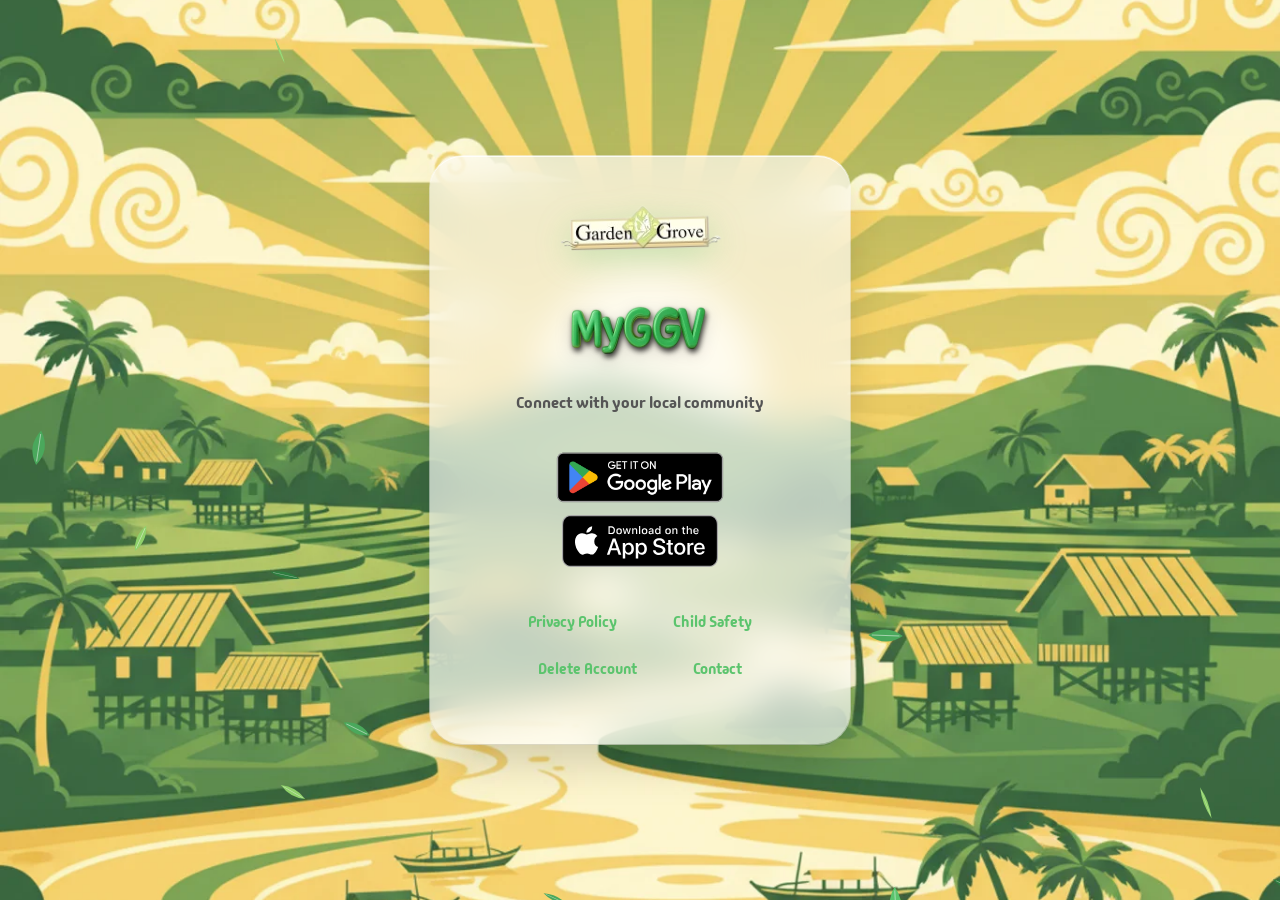
<file: index.html>
<!doctype html>
<html lang="en">
  <head>
    <meta charset="UTF-8" />
    <meta name="viewport" content="width=device-width, initial-scale=1.0" />
    <title>MyGGV - Your Local Community App</title>
    <meta
      name="description"
      content="MyGGV connects you with your local Garden Grove Village community. Download the app to stay informed about local events, news, and connect with neighbors."
    />
    <meta name="theme-color" content="#5bc46d" />
    <meta name="author" content="MyGGV" />
    <meta name="robots" content="index, follow" />
    <link rel="canonical" href="https://myggv.com/" />

    <!-- Favicon et icônes -->
    <link
      rel="icon"
      type="image/png"
      sizes="32x32"
      href="icons/icon-32x32.png"
    />
    <link
      rel="icon"
      type="image/png"
      sizes="16x16"
      href="icons/icon-16x16.png"
    />
    <link rel="apple-touch-icon" href="icons/icon-180x180.png" />

    <!-- PWA Manifest -->
    <link rel="manifest" href="manifest.json" />
    <meta name="mobile-web-app-capable" content="yes" />
    <meta name="apple-mobile-web-app-capable" content="yes" />
    <meta name="apple-mobile-web-app-status-bar-style" content="default" />
    <meta name="apple-mobile-web-app-title" content="MyGGV" />

    <!-- Open Graph / Facebook -->
    <meta property="og:type" content="website" />
    <meta property="og:url" content="https://myggv.com/" />
    <meta property="og:title" content="MyGGV - Your Local Community App" />
    <meta
      property="og:description"
      content="Connect with your local Garden Grove Village community. Stay informed about local events, news, and connect with neighbors."
    />
    <meta
      property="og:image"
      content="https://myggv.com/icons/icon-512x512.png"
    />
    <meta property="og:image:width" content="512" />
    <meta property="og:image:height" content="512" />
    <meta property="og:site_name" content="MyGGV" />
    <meta property="og:locale" content="en_US" />

    <!-- Twitter Card -->
    <meta name="twitter:card" content="summary_large_image" />
    <meta name="twitter:url" content="https://myggv.com/" />
    <meta name="twitter:title" content="MyGGV - Your Local Community App" />
    <meta
      name="twitter:description"
      content="Connect with your local Garden Grove Village community. Stay informed about local events, news, and connect with neighbors."
    />
    <meta
      name="twitter:image"
      content="https://myggv.com/icons/icon-512x512.png"
    />

    <!-- Preload des images responsives pour de meilleures performances (LCP optimization) -->
    <link
      rel="preload"
      as="image"
      href="images/background-mobile-sm.webp"
      media="(max-width: 480px)"
      fetchpriority="high"
    />
    <link
      rel="preload"
      as="image"
      href="images/background-mobile-lg.webp"
      media="(min-width: 481px) and (max-width: 767px)"
      fetchpriority="high"
    />
    <link
      rel="preload"
      as="image"
      href="images/background-tablet.webp"
      media="(min-width: 768px) and (max-width: 1023px)"
      fetchpriority="high"
    />
    <link
      rel="preload"
      as="image"
      href="images/background-tablet-landscape.webp"
      media="(min-width: 1024px) and (max-width: 1365px)"
      fetchpriority="high"
    />
    <link
      rel="preload"
      as="image"
      href="images/background-laptop.webp"
      media="(min-width: 1366px) and (max-width: 1919px)"
      fetchpriority="high"
    />
    <link
      rel="preload"
      as="image"
      href="images/background-desktop.webp"
      media="(min-width: 1920px)"
      fetchpriority="high"
    />

    <link rel="preconnect" href="https://fonts.googleapis.com" />
    <link rel="preconnect" href="https://fonts.gstatic.com" crossorigin />
    <link
      href="https://fonts.googleapis.com/css2?family=Madimi+One&display=swap"
      rel="stylesheet"
    />

    <link rel="stylesheet" href="styles.css" />
    <script>
      matchMedia("(prefers-reduced-motion: reduce)").matches ||
        document.documentElement.classList.add("motion");
    </script>
  </head>
  <body class="page-center">
    <main class="glass solo" data-reveal="intro">
      <div class="logo" data-float>
        <img
          src="logo.webp"
          alt="Garden Grove Village Logo"
          width="163"
          height="46"
        />
      </div>
      <div class="title" data-reveal="intro">
        <img
          src="title.webp"
          alt="MyGGV"
          width="270"
          height="90"
          fetchpriority="high"
        />
      </div>
      <p class="tagline" data-reveal="intro">Connect with your local community</p>

      <div class="store-buttons" data-reveal="intro">
        <a
          href="https://play.google.com/store/apps/details?id=com.myggv.app"
          class="store-badge"
          aria-label="Get it on Google Play"
          target="_blank"
          rel="noopener noreferrer"
        >
          <img
            src="images/badge-playstore.png"
            alt="Get it on Google Play"
            height="52"
          />
        </a>
        <a
          href="https://apps.apple.com/app/myggv/id6757699416"
          class="store-badge"
          aria-label="Download on the App Store"
          target="_blank"
          rel="noopener noreferrer"
        >
          <img
            src="images/badge-appstore.svg"
            alt="Download on the App Store"
            height="52"
          />
        </a>
      </div>

      <nav class="links" aria-label="Footer navigation" data-reveal="intro">
        <a href="privacy-policy.html">Privacy Policy</a>
        <a href="child-safety.html">Child Safety</a>
        <a href="delete-account.html">Delete Account</a>
        <a href="mailto:support@myggv.com">Contact</a>
      </nav>
    </main>
    <script src="vendor/motion.js" defer></script>
    <script src="animations.js" defer></script>
    <script src="leaves.js" defer></script>
  </body>
</html>
</file>
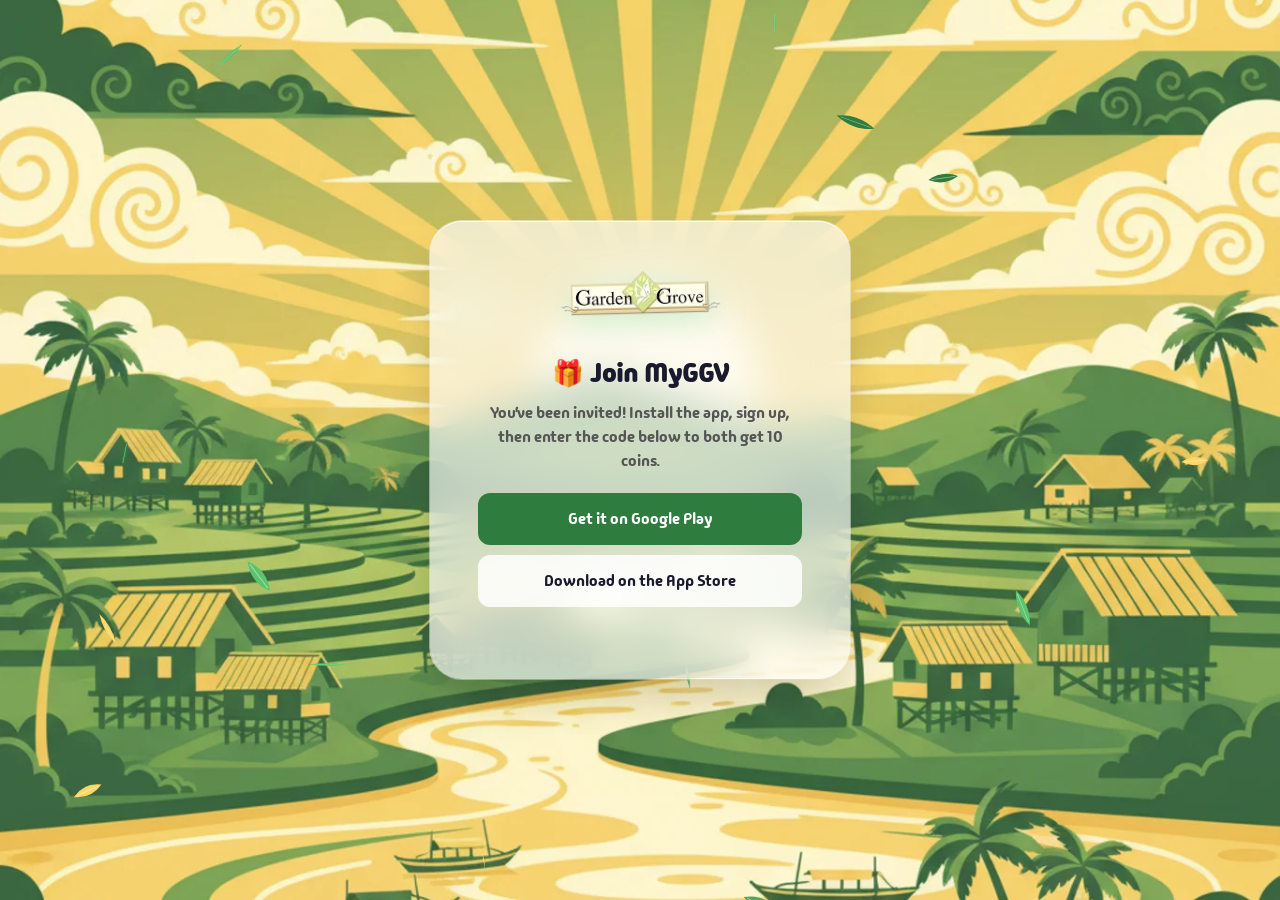
<file: i/index.html>
<!doctype html>
<html lang="en">
  <head>
    <meta charset="utf-8" />
    <meta name="viewport" content="width=device-width, initial-scale=1, viewport-fit=cover" />
    <meta name="robots" content="noindex" />
    <title>Join MyGGV</title>
    <meta name="theme-color" content="#5bc46d" />
    <link rel="icon" type="image/png" sizes="32x32" href="../icons/icon-32x32.png" />
    <link rel="apple-touch-icon" href="../icons/icon-180x180.png" />
    <link rel="preconnect" href="https://fonts.googleapis.com" />
    <link rel="preconnect" href="https://fonts.gstatic.com" crossorigin />
    <link
      href="https://fonts.googleapis.com/css2?family=Madimi+One&display=swap"
      rel="stylesheet"
    />
    <link rel="stylesheet" href="../styles.css" />
    <script>
      matchMedia("(prefers-reduced-motion: reduce)").matches ||
        document.documentElement.classList.add("motion");
    </script>
  </head>
  <body class="page-center">
    <main class="glass solo referral" data-reveal="intro">
      <div class="logo" data-float>
        <img src="../logo.webp" alt="Garden Grove Village Logo" width="163" height="46" />
      </div>
      <h1 data-reveal="intro">🎁 Join MyGGV</h1>
      <p data-reveal="intro">You've been invited! Install the app, sign up, then enter the code below to both get 10 coins.</p>

      <div id="codeBlock" class="hidden">
        <div class="code-label">Your referral code</div>
        <div class="code-row">
          <div class="code" id="code">--------</div>
          <button class="copy" id="copyBtn" type="button" data-press>Copy</button>
        </div>
      </div>

      <a class="btn" id="play" href="#" data-press data-reveal="intro">Get it on Google Play</a>
      <a class="btn" id="appstore" href="#" data-press data-reveal="intro">Download on the App Store</a>

      <div class="hint" id="hint"></div>
    </main>
    <script src="../vendor/motion.js" defer></script>
    <script src="../animations.js" defer></script>
    <script src="../leaves.js" defer></script>

    <script>
      (function () {
        var PLAY = 'https://play.google.com/store/apps/details?id=com.myggv.app';
        var APPSTORE = 'https://apps.apple.com/app/myggv/id6757699416';

        var params = new URLSearchParams(location.search);
        var ref = (params.get('ref') || '').trim().toUpperCase().replace(/[^0-9A-Z]/g, '');

        var ua = navigator.userAgent || '';
        var isAndroid = /Android/i.test(ua);
        var isIOS = /iPhone|iPad|iPod/i.test(ua) || (/(Mac)/i.test(ua) && 'ontouchend' in document);

        // Android : on transporte le code via le paramètre `referrer` du Play Store
        // (lu plus tard par l'app via l'Install Referrer API — sans effet si non implémenté).
        var playUrl = ref ? PLAY + '&referrer=' + encodeURIComponent('ref=' + ref) : PLAY;
        document.getElementById('play').href = playUrl;
        document.getElementById('appstore').href = APPSTORE;

        // Code + copie
        if (ref) {
          document.getElementById('code').textContent = ref;
          document.getElementById('codeBlock').classList.remove('hidden');
          document.getElementById('copyBtn').addEventListener('click', function () {
            navigator.clipboard && navigator.clipboard.writeText(ref);
            this.textContent = 'Copied';
          });
        }

        // N'affiche que le store pertinent ; sur desktop, les deux.
        var play = document.getElementById('play');
        var appstore = document.getElementById('appstore');
        var hint = document.getElementById('hint');
        if (isAndroid && !isIOS) {
          appstore.classList.add('hidden');
          hint.textContent = ref ? 'After signing up, enter your code on the Share page.' : '';
        } else if (isIOS) {
          play.classList.add('hidden');
          hint.textContent = ref ? 'Copy your code, then enter it on the Share page after signing up.' : '';
        } else {
          appstore.classList.add('btn-secondary');
        }
      })();
    </script>
  </body>
</html>
</file>
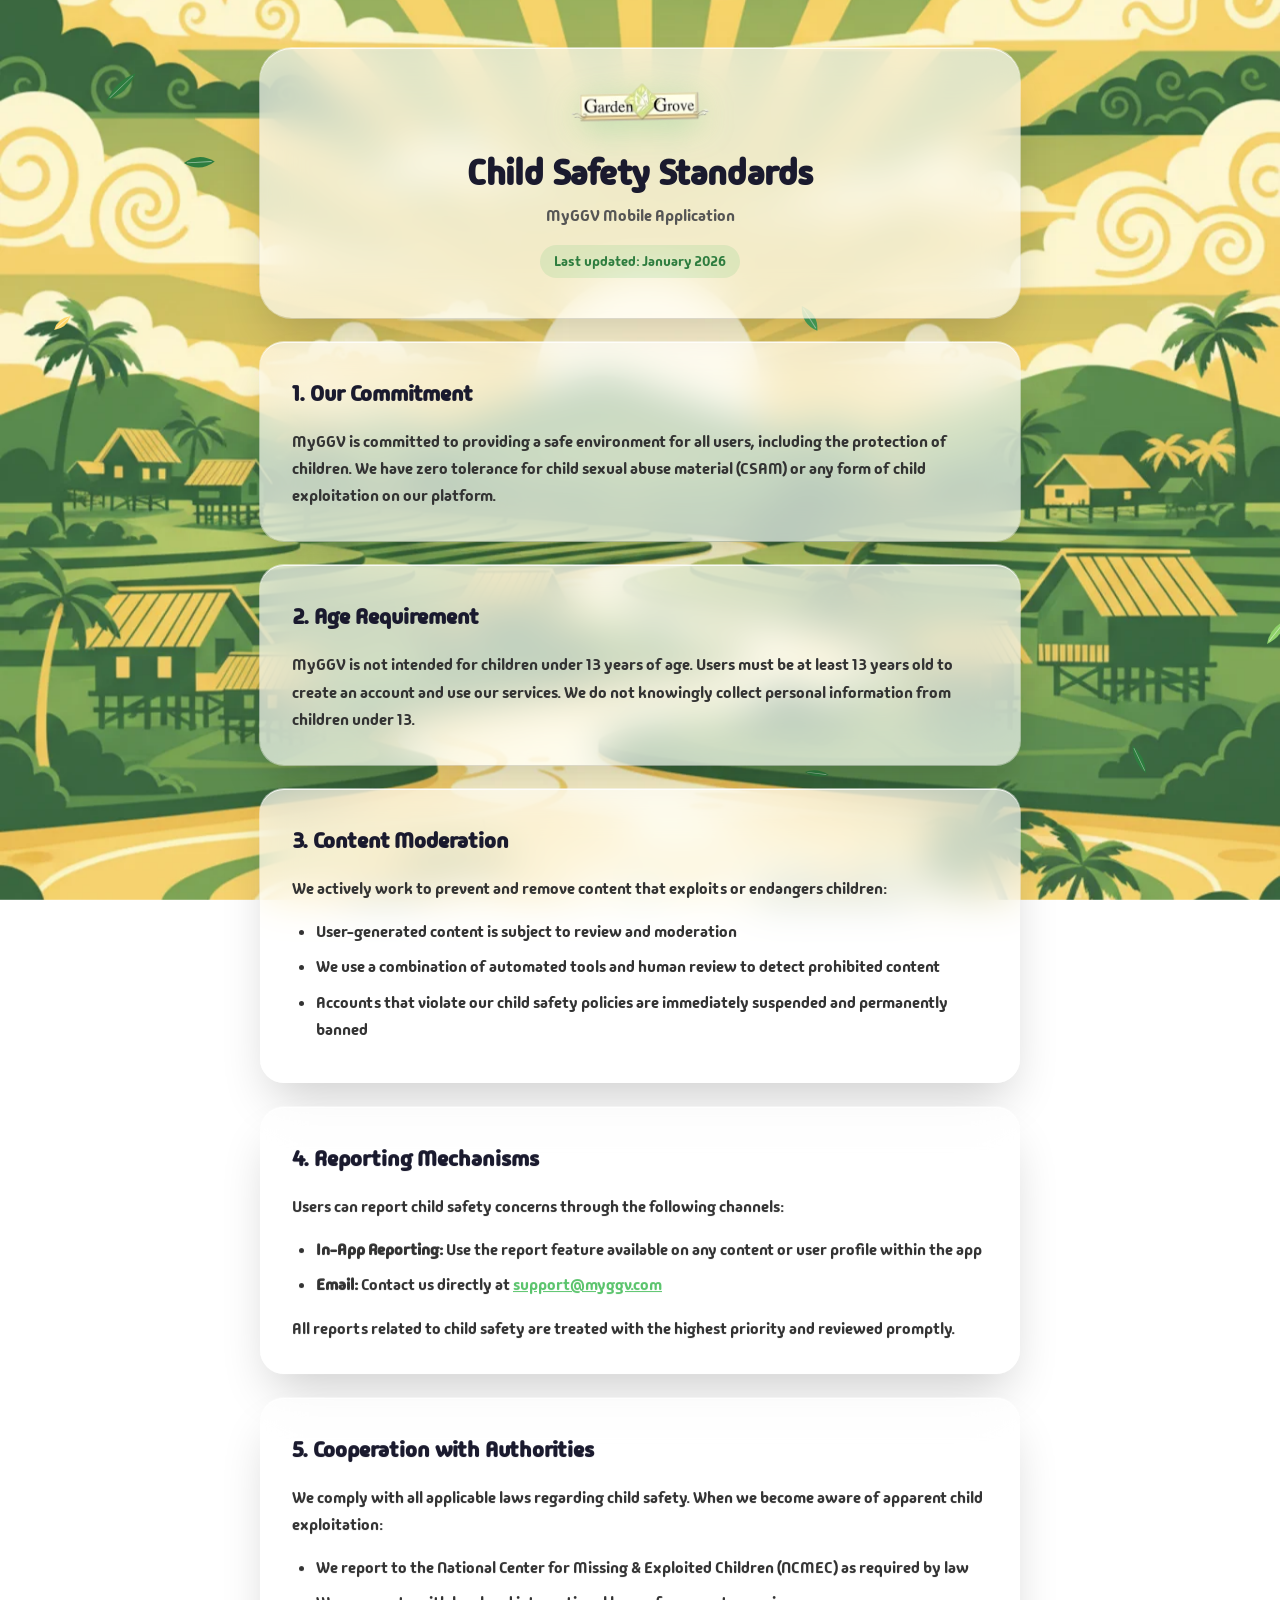
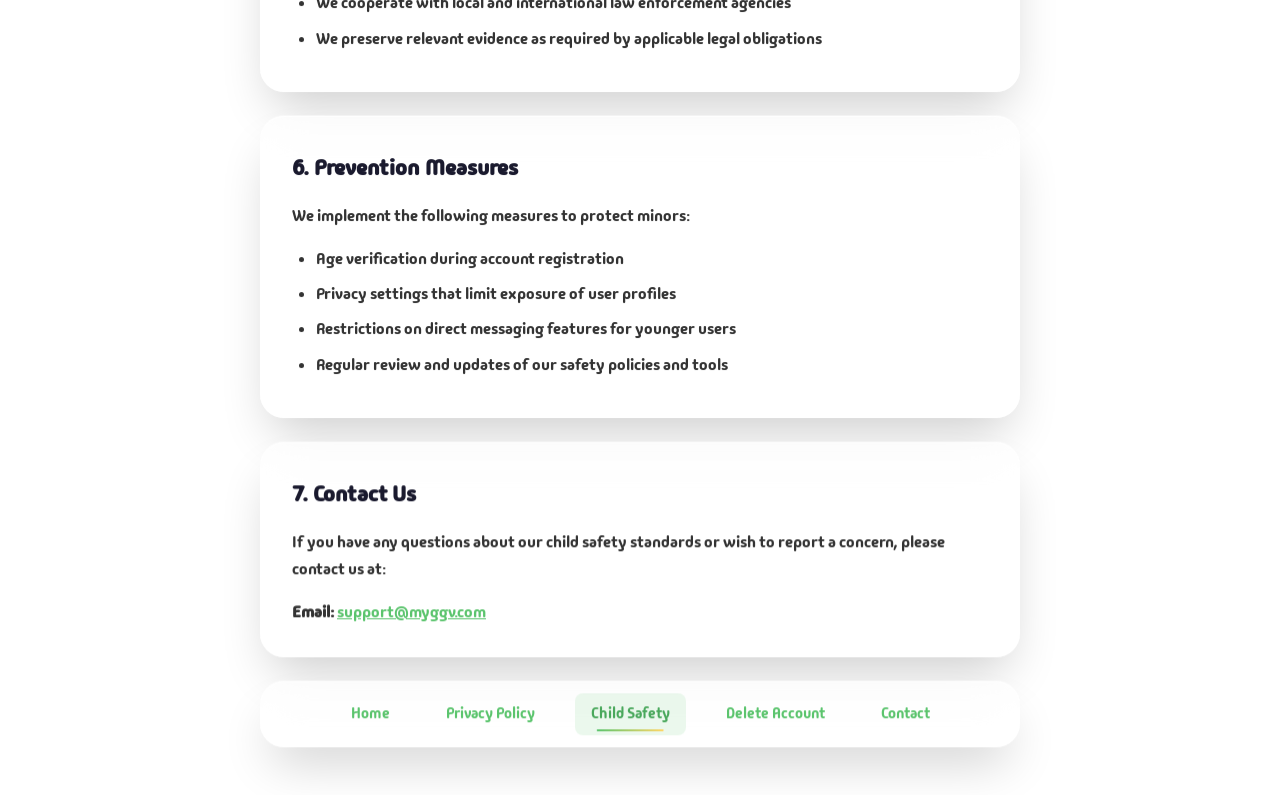
<file: child-safety.html>
<!doctype html>
<html lang="en">
  <head>
    <meta charset="UTF-8" />
    <meta name="viewport" content="width=device-width, initial-scale=1.0" />
    <title>Child Safety Standards - MyGGV</title>
    <link rel="preconnect" href="https://fonts.googleapis.com" />
    <link rel="preconnect" href="https://fonts.gstatic.com" crossorigin />
    <link
      href="https://fonts.googleapis.com/css2?family=Madimi+One&display=swap"
      rel="stylesheet"
    />
    <link rel="icon" type="image/png" sizes="32x32" href="icons/icon-32x32.png" />
    <link rel="apple-touch-icon" href="icons/icon-180x180.png" />
    <meta name="theme-color" content="#5bc46d" />
    <link rel="stylesheet" href="styles.css" />
    <script>
      matchMedia("(prefers-reduced-motion: reduce)").matches ||
        document.documentElement.classList.add("motion");
    </script>
  </head>
  <body>
    <main class="doc">
      <header class="glass doc-hero" data-reveal="intro">
        <a class="logo" href="index.html" aria-label="MyGGV home" data-float>
          <img src="logo.webp" alt="Garden Grove Village Logo" width="163" height="46" />
        </a>
        <h1>Child Safety Standards</h1>
        <p>MyGGV Mobile Application</p>
        <p class="update-date">Last updated: January 2026</p>
      </header>

      <div class="glass card" data-reveal="scroll">
        <h2>1. Our Commitment</h2>
        <p>
          MyGGV is committed to providing a safe environment for all users,
          including the protection of children. We have zero tolerance for child
          sexual abuse material (CSAM) or any form of child exploitation on our
          platform.
        </p>
      </div>

      <div class="glass card" data-reveal="scroll">
        <h2>2. Age Requirement</h2>
        <p>
          MyGGV is not intended for children under 13 years of age. Users must
          be at least 13 years old to create an account and use our services. We
          do not knowingly collect personal information from children under 13.
        </p>
      </div>

      <div class="glass card" data-reveal="scroll">
        <h2>3. Content Moderation</h2>
        <p>
          We actively work to prevent and remove content that exploits or
          endangers children:
        </p>
        <ul>
          <li>User-generated content is subject to review and moderation</li>
          <li>
            We use a combination of automated tools and human review to detect
            prohibited content
          </li>
          <li>
            Accounts that violate our child safety policies are immediately
            suspended and permanently banned
          </li>
        </ul>
      </div>

      <div class="glass card" data-reveal="scroll">
        <h2>4. Reporting Mechanisms</h2>
        <p>
          Users can report child safety concerns through the following channels:
        </p>
        <ul>
          <li>
            <strong>In-App Reporting:</strong> Use the report feature available
            on any content or user profile within the app
          </li>
          <li>
            <strong>Email:</strong> Contact us directly at
            <a href="mailto:support@myggv.com">support@myggv.com</a>
          </li>
        </ul>
        <p>
          All reports related to child safety are treated with the highest
          priority and reviewed promptly.
        </p>
      </div>

      <div class="glass card" data-reveal="scroll">
        <h2>5. Cooperation with Authorities</h2>
        <p>
          We comply with all applicable laws regarding child safety. When we
          become aware of apparent child exploitation:
        </p>
        <ul>
          <li>
            We report to the National Center for Missing & Exploited Children
            (NCMEC) as required by law
          </li>
          <li>
            We cooperate with local and international law enforcement agencies
          </li>
          <li>
            We preserve relevant evidence as required by applicable legal
            obligations
          </li>
        </ul>
      </div>

      <div class="glass card" data-reveal="scroll">
        <h2>6. Prevention Measures</h2>
        <p>We implement the following measures to protect minors:</p>
        <ul>
          <li>Age verification during account registration</li>
          <li>Privacy settings that limit exposure of user profiles</li>
          <li>Restrictions on direct messaging features for younger users</li>
          <li>Regular review and updates of our safety policies and tools</li>
        </ul>
      </div>

      <div class="glass card" data-reveal="scroll">
        <h2>7. Contact Us</h2>
        <p>
          If you have any questions about our child safety standards or wish to
          report a concern, please contact us at:
        </p>
        <p>
          <strong>Email:</strong>
          <a href="mailto:support@myggv.com">support@myggv.com</a>
        </p>
      </div>

      <nav class="glass links doc-nav" aria-label="Footer navigation" data-reveal="scroll">
        <a href="index.html">Home</a>
        <a href="privacy-policy.html">Privacy Policy</a>
        <a href="child-safety.html" aria-current="page">Child Safety</a>
        <a href="delete-account.html">Delete Account</a>
        <a href="mailto:support@myggv.com">Contact</a>
      </nav>
    </main>
    <script src="vendor/motion.js" defer></script>
    <script src="animations.js" defer></script>
    <script src="leaves.js" defer></script>
  </body>
</html>
</file>
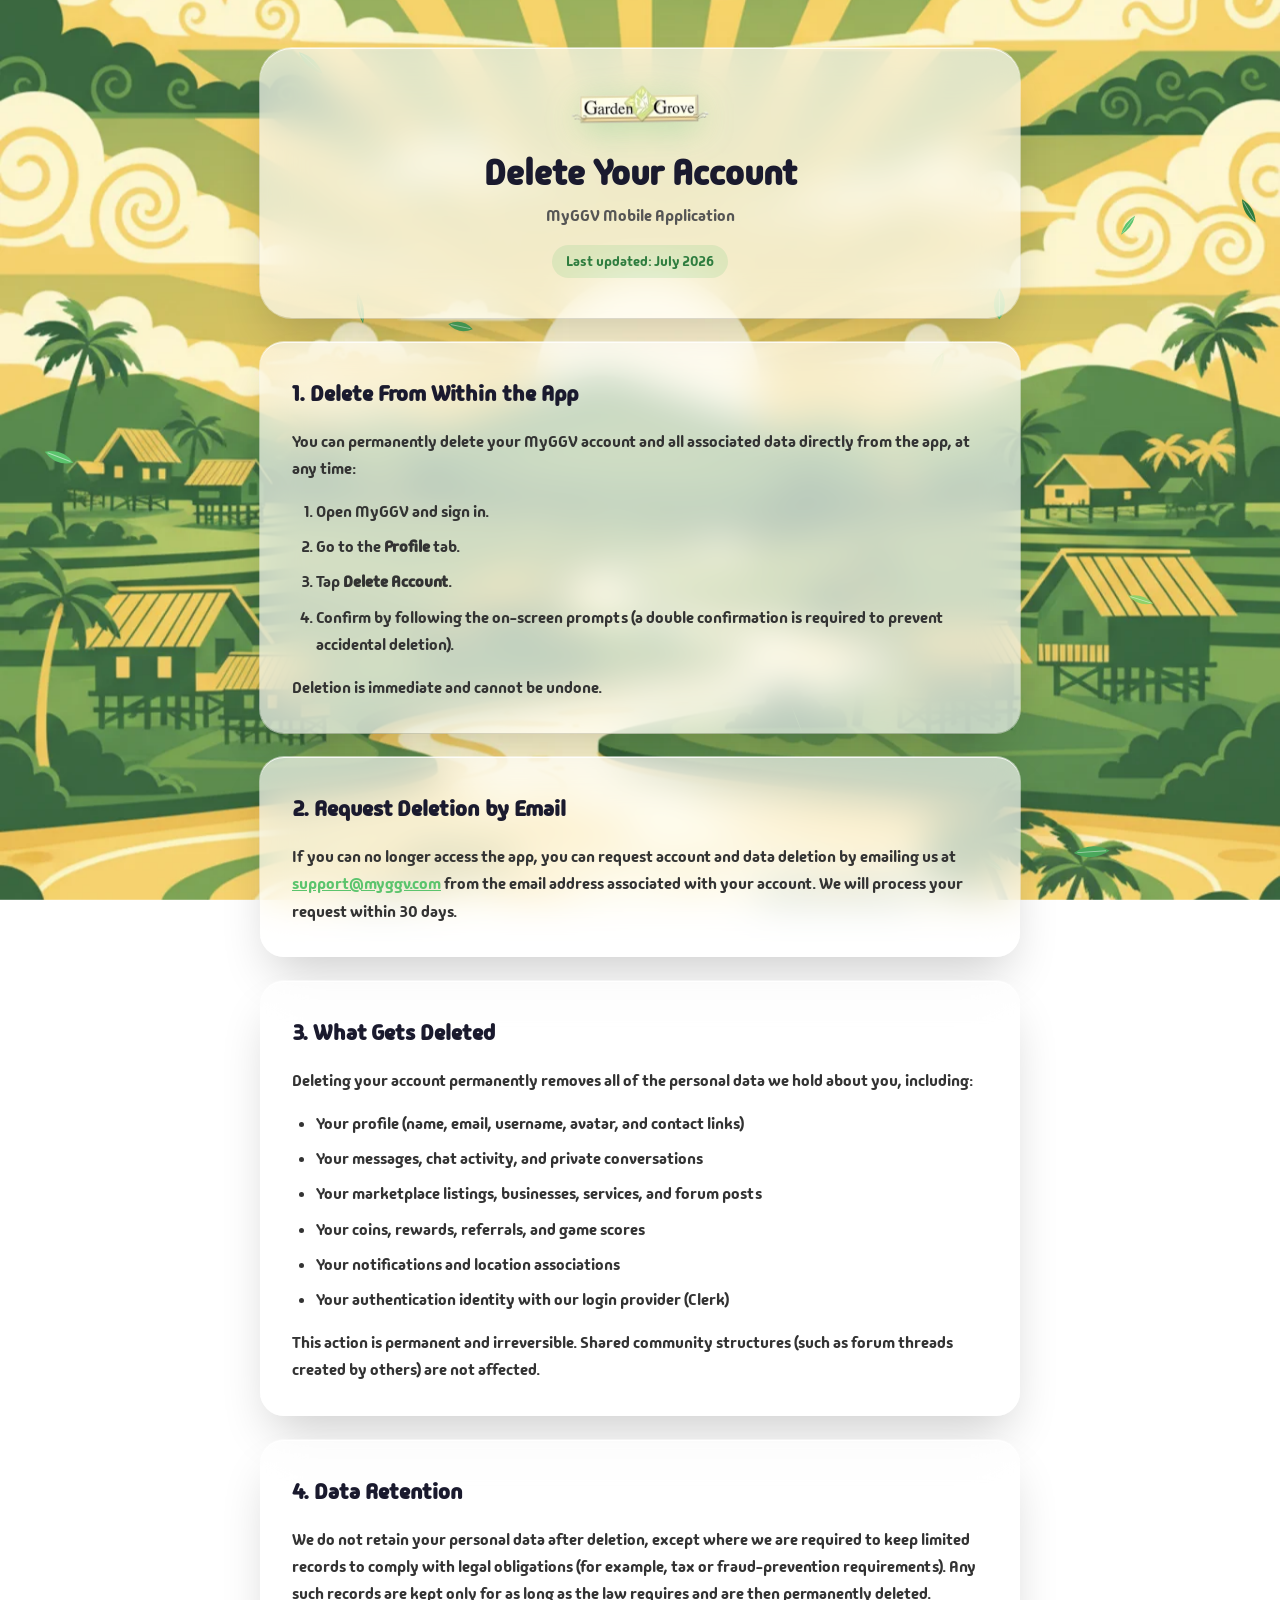
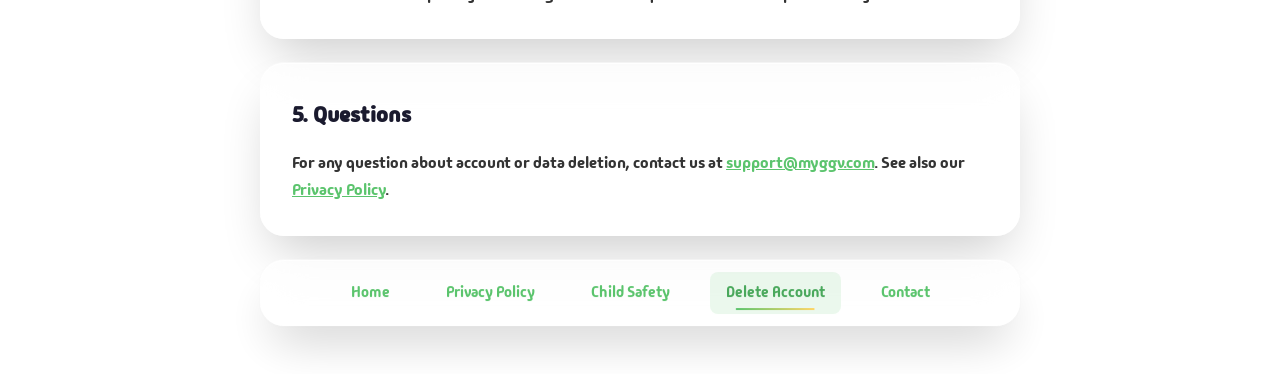
<file: delete-account.html>
<!doctype html>
<html lang="en">
  <head>
    <meta charset="UTF-8" />
    <meta name="viewport" content="width=device-width, initial-scale=1.0" />
    <title>Delete Your Account - MyGGV</title>
    <link rel="preconnect" href="https://fonts.googleapis.com" />
    <link rel="preconnect" href="https://fonts.gstatic.com" crossorigin />
    <link
      href="https://fonts.googleapis.com/css2?family=Madimi+One&display=swap"
      rel="stylesheet"
    />
    <link rel="icon" type="image/png" sizes="32x32" href="icons/icon-32x32.png" />
    <link rel="apple-touch-icon" href="icons/icon-180x180.png" />
    <meta name="theme-color" content="#5bc46d" />
    <link rel="stylesheet" href="styles.css" />
    <script>
      matchMedia("(prefers-reduced-motion: reduce)").matches ||
        document.documentElement.classList.add("motion");
    </script>
  </head>
  <body>
    <main class="doc">
      <header class="glass doc-hero" data-reveal="intro">
        <a class="logo" href="index.html" aria-label="MyGGV home" data-float>
          <img src="logo.webp" alt="Garden Grove Village Logo" width="163" height="46" />
        </a>
        <h1>Delete Your Account</h1>
        <p>MyGGV Mobile Application</p>
        <p class="update-date">Last updated: July 2026</p>
      </header>

      <div class="glass card" data-reveal="scroll">
        <h2>1. Delete From Within the App</h2>
        <p>
          You can permanently delete your MyGGV account and all associated data
          directly from the app, at any time:
        </p>
        <ol>
          <li>Open MyGGV and sign in.</li>
          <li>Go to the <strong>Profile</strong> tab.</li>
          <li>Tap <strong>Delete Account</strong>.</li>
          <li>
            Confirm by following the on-screen prompts (a double confirmation is
            required to prevent accidental deletion).
          </li>
        </ol>
        <p>Deletion is immediate and cannot be undone.</p>
      </div>

      <div class="glass card" data-reveal="scroll">
        <h2>2. Request Deletion by Email</h2>
        <p>
          If you can no longer access the app, you can request account and data
          deletion by emailing us at
          <a href="mailto:support@myggv.com">support@myggv.com</a> from the email
          address associated with your account. We will process your request
          within 30 days.
        </p>
      </div>

      <div class="glass card" data-reveal="scroll">
        <h2>3. What Gets Deleted</h2>
        <p>
          Deleting your account permanently removes all of the personal data we
          hold about you, including:
        </p>
        <ul>
          <li>Your profile (name, email, username, avatar, and contact links)</li>
          <li>Your messages, chat activity, and private conversations</li>
          <li>Your marketplace listings, businesses, services, and forum posts</li>
          <li>Your coins, rewards, referrals, and game scores</li>
          <li>Your notifications and location associations</li>
          <li>Your authentication identity with our login provider (Clerk)</li>
        </ul>
        <p>
          This action is permanent and irreversible. Shared community structures
          (such as forum threads created by others) are not affected.
        </p>
      </div>

      <div class="glass card" data-reveal="scroll">
        <h2>4. Data Retention</h2>
        <p>
          We do not retain your personal data after deletion, except where we are
          required to keep limited records to comply with legal obligations (for
          example, tax or fraud-prevention requirements). Any such records are
          kept only for as long as the law requires and are then permanently
          deleted.
        </p>
      </div>

      <div class="glass card" data-reveal="scroll">
        <h2>5. Questions</h2>
        <p>
          For any question about account or data deletion, contact us at
          <a href="mailto:support@myggv.com">support@myggv.com</a>. See also our
          <a href="privacy-policy.html">Privacy Policy</a>.
        </p>
      </div>

      <nav class="glass links doc-nav" aria-label="Footer navigation" data-reveal="scroll">
        <a href="index.html">Home</a>
        <a href="privacy-policy.html">Privacy Policy</a>
        <a href="child-safety.html">Child Safety</a>
        <a href="delete-account.html" aria-current="page">Delete Account</a>
        <a href="mailto:support@myggv.com">Contact</a>
      </nav>
    </main>
    <script src="vendor/motion.js" defer></script>
    <script src="animations.js" defer></script>
    <script src="leaves.js" defer></script>
  </body>
</html>
</file>
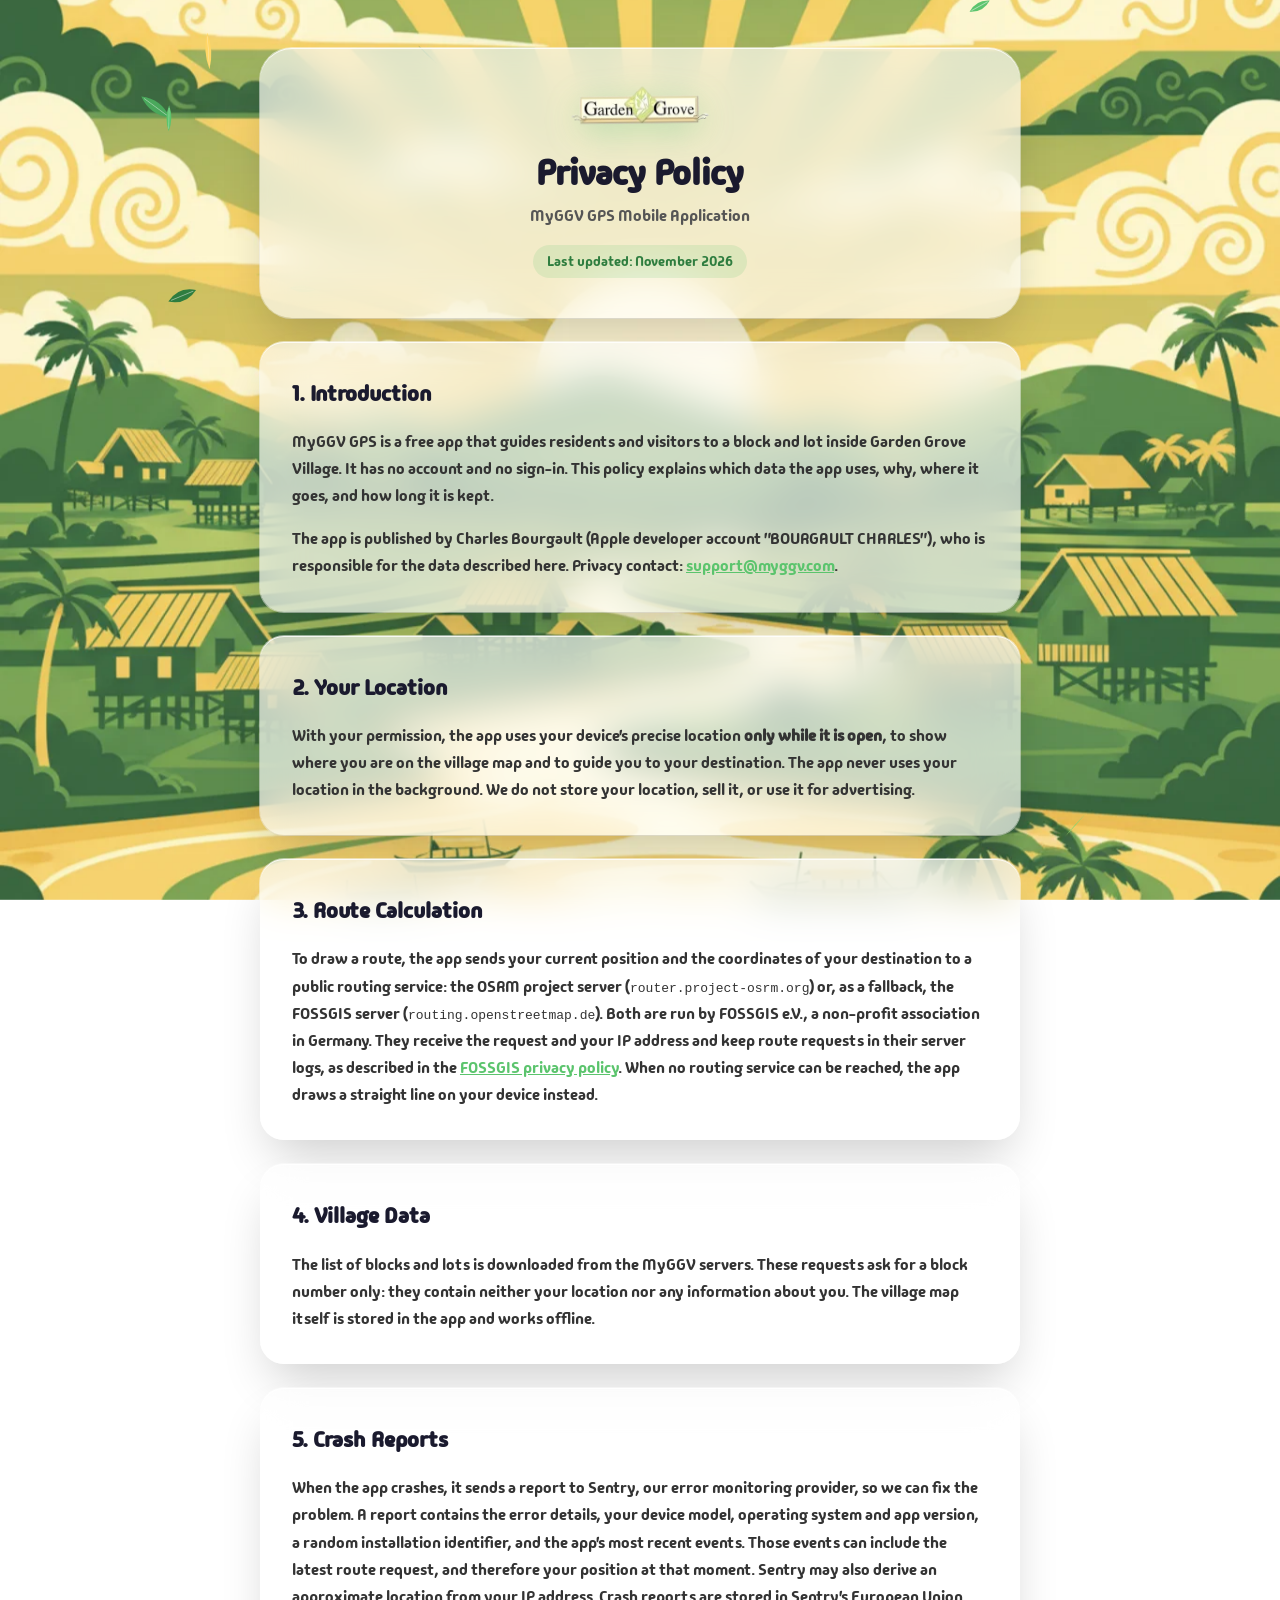
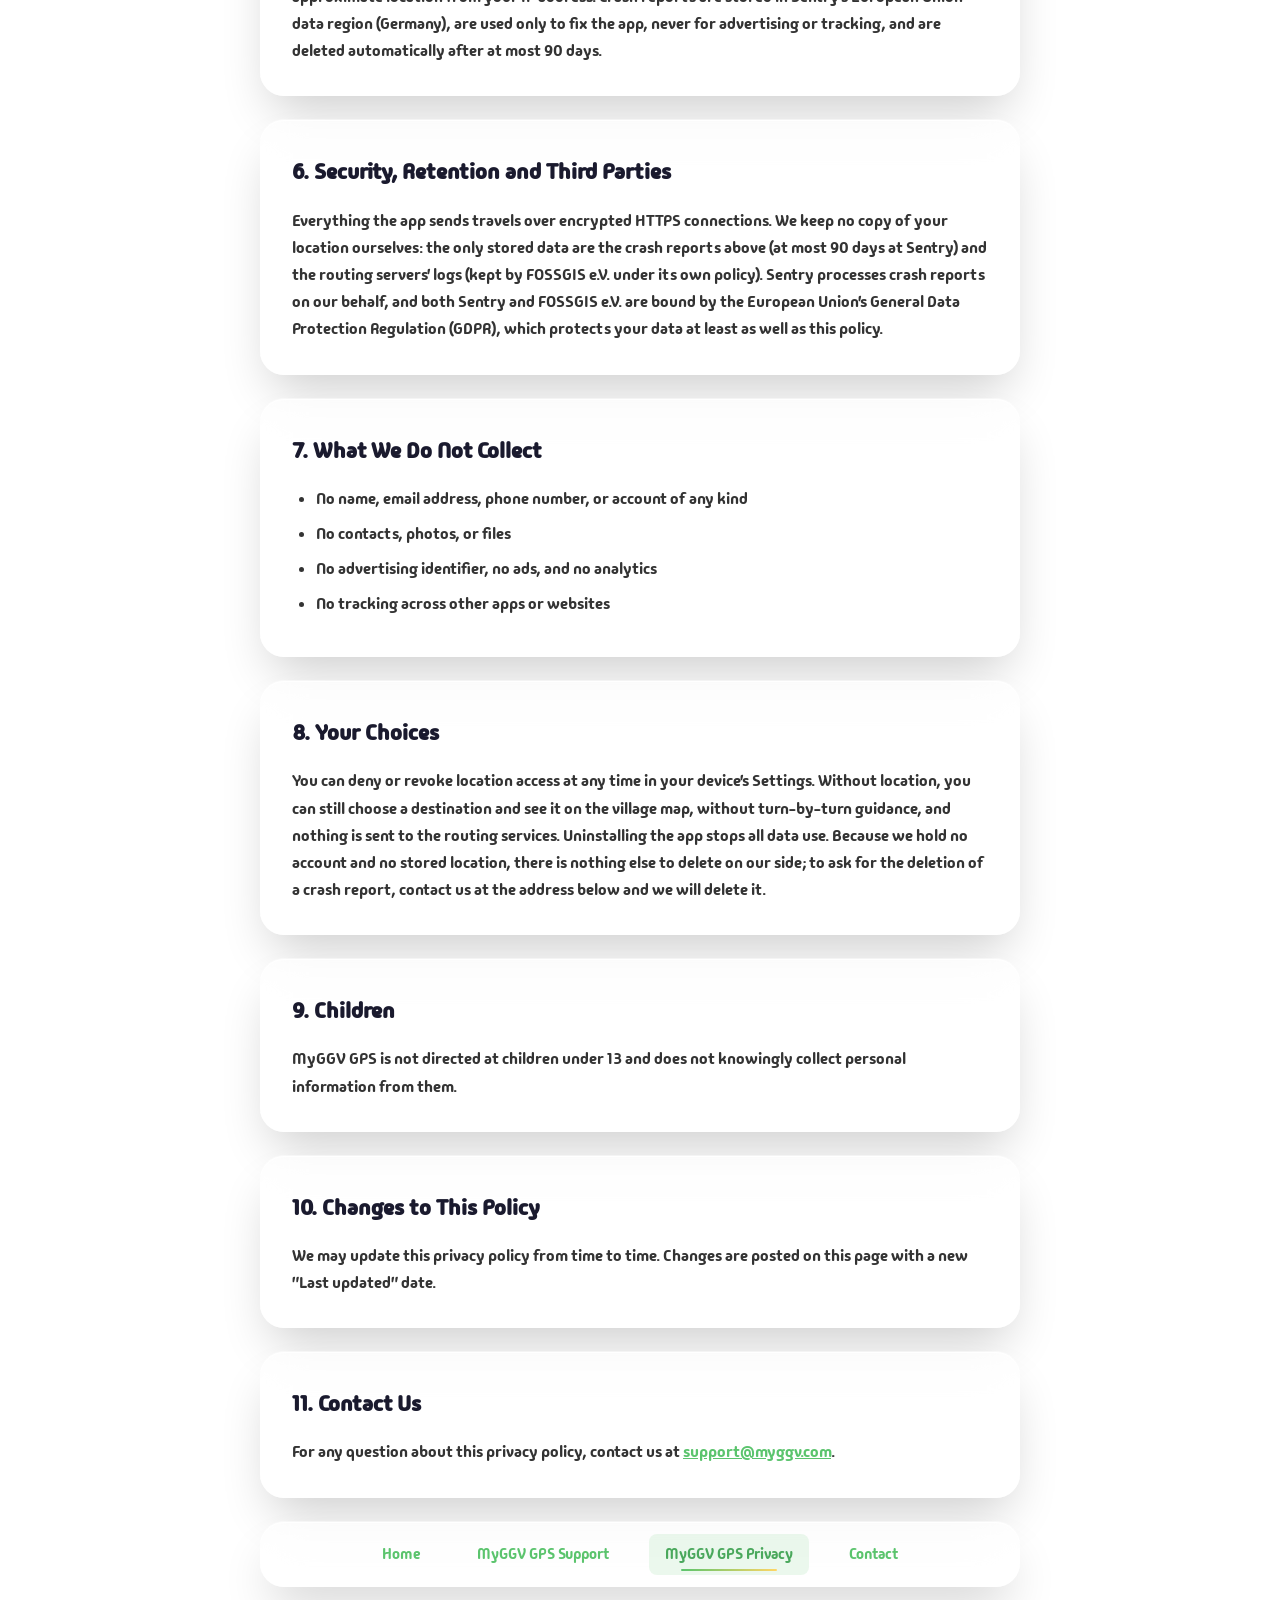
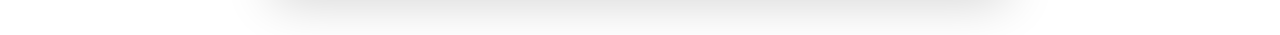
<file: gps-privacy-policy.html>
<!doctype html>
<html lang="en">
  <head>
    <meta charset="UTF-8" />
    <meta name="viewport" content="width=device-width, initial-scale=1.0" />
    <title>Privacy Policy | MyGGV GPS</title>
    <link rel="preconnect" href="https://fonts.googleapis.com" />
    <link rel="preconnect" href="https://fonts.gstatic.com" crossorigin />
    <link
      href="https://fonts.googleapis.com/css2?family=Madimi+One&display=swap"
      rel="stylesheet"
    />
    <link rel="icon" type="image/png" sizes="32x32" href="icons/icon-32x32.png" />
    <link rel="apple-touch-icon" href="icons/icon-180x180.png" />
    <meta name="theme-color" content="#5bc46d" />
    <link rel="stylesheet" href="styles.css" />
    <script>
      matchMedia("(prefers-reduced-motion: reduce)").matches ||
        document.documentElement.classList.add("motion");
    </script>
  </head>
  <body>
    <main class="doc">
      <header class="glass doc-hero" data-reveal="intro">
        <a class="logo" href="index.html" aria-label="MyGGV home" data-float>
          <img src="logo.webp" alt="Garden Grove Village Logo" width="163" height="46" />
        </a>
        <h1>Privacy Policy</h1>
        <p>MyGGV GPS Mobile Application</p>
        <p class="update-date">Last updated: November 2026</p>
      </header>

      <div class="glass card" data-reveal="scroll">
        <h2>1. Introduction</h2>
        <p>
          MyGGV GPS is a free app that guides residents and visitors to a block
          and lot inside Garden Grove Village. It has no account and no sign-in.
          This policy explains which data the app uses, why, where it goes, and
          how long it is kept.
        </p>
        <p>
          The app is published by Charles Bourgault (Apple developer account
          "BOURGAULT CHARLES"), who is responsible for the data described here.
          Privacy contact:
          <a href="mailto:support@myggv.com">support@myggv.com</a>.
        </p>
      </div>

      <div class="glass card" data-reveal="scroll">
        <h2>2. Your Location</h2>
        <p>
          With your permission, the app uses your device's precise location
          <strong>only while it is open</strong>, to show where you are on the
          village map and to guide you to your destination. The app never uses
          your location in the background. We do not store your location, sell
          it, or use it for advertising.
        </p>
      </div>

      <div class="glass card" data-reveal="scroll">
        <h2>3. Route Calculation</h2>
        <p>
          To draw a route, the app sends your current position and the
          coordinates of your destination to a public routing service: the OSRM
          project server (<code>router.project-osrm.org</code>) or, as a
          fallback, the FOSSGIS server (<code>routing.openstreetmap.de</code>).
          Both are run by FOSSGIS e.V., a non-profit association in Germany.
          They receive the request and your IP address and keep route requests
          in their server logs, as described in the
          <a href="https://fossgis.de/datenschutzerkl%C3%A4rung/">FOSSGIS privacy policy</a>.
          When no routing service can be reached, the app draws a straight line
          on your device instead.
        </p>
      </div>

      <div class="glass card" data-reveal="scroll">
        <h2>4. Village Data</h2>
        <p>
          The list of blocks and lots is downloaded from the MyGGV servers. These
          requests ask for a block number only: they contain neither your
          location nor any information about you. The village map itself is
          stored in the app and works offline.
        </p>
      </div>

      <div class="glass card" data-reveal="scroll">
        <h2>5. Crash Reports</h2>
        <p>
          When the app crashes, it sends a report to Sentry, our error
          monitoring provider, so we can fix the problem. A report contains the
          error details, your device model, operating system and app version, a
          random installation identifier, and the app's most recent events.
          Those events can include the latest route request, and therefore your
          position at that moment. Sentry may also derive an approximate
          location from your IP address. Crash reports are stored in Sentry's
          European Union data region (Germany), are used only to fix the app,
          never for advertising or tracking, and are deleted automatically
          after at most 90 days.
        </p>
      </div>

      <div class="glass card" data-reveal="scroll">
        <h2>6. Security, Retention and Third Parties</h2>
        <p>
          Everything the app sends travels over encrypted HTTPS connections. We
          keep no copy of your location ourselves: the only stored data are the
          crash reports above (at most 90 days at Sentry) and the routing
          servers' logs (kept by FOSSGIS e.V. under its own policy). Sentry
          processes crash reports on our behalf, and both Sentry and FOSSGIS
          e.V. are bound by the European Union's General Data Protection
          Regulation (GDPR), which protects your data at least as well as this
          policy.
        </p>
      </div>

      <div class="glass card" data-reveal="scroll">
        <h2>7. What We Do Not Collect</h2>
        <ul>
          <li>No name, email address, phone number, or account of any kind</li>
          <li>No contacts, photos, or files</li>
          <li>No advertising identifier, no ads, and no analytics</li>
          <li>No tracking across other apps or websites</li>
        </ul>
      </div>

      <div class="glass card" data-reveal="scroll">
        <h2>8. Your Choices</h2>
        <p>
          You can deny or revoke location access at any time in your device's
          Settings. Without location, you can still choose a destination and see
          it on the village map, without turn-by-turn guidance, and nothing is
          sent to the routing services. Uninstalling the app stops all data use.
          Because we hold no account and no stored location, there is nothing
          else to delete on our side; to ask for the deletion of a crash report,
          contact us at the address below and we will delete it.
        </p>
      </div>

      <div class="glass card" data-reveal="scroll">
        <h2>9. Children</h2>
        <p>
          MyGGV GPS is not directed at children under 13 and does not knowingly
          collect personal information from them.
        </p>
      </div>

      <div class="glass card" data-reveal="scroll">
        <h2>10. Changes to This Policy</h2>
        <p>
          We may update this privacy policy from time to time. Changes are posted
          on this page with a new "Last updated" date.
        </p>
      </div>

      <div class="glass card" data-reveal="scroll">
        <h2>11. Contact Us</h2>
        <p>
          For any question about this privacy policy, contact us at
          <a href="mailto:support@myggv.com">support@myggv.com</a>.
        </p>
      </div>

      <nav class="glass links doc-nav" aria-label="Footer navigation" data-reveal="scroll">
        <a href="index.html">Home</a>
        <a href="gps-support.html">MyGGV GPS Support</a>
        <a href="gps-privacy-policy.html" aria-current="page">MyGGV GPS Privacy</a>
        <a href="mailto:support@myggv.com">Contact</a>
      </nav>
    </main>
    <script src="vendor/motion.js" defer></script>
    <script src="animations.js" defer></script>
    <script src="leaves.js" defer></script>
  </body>
</html>
</file>
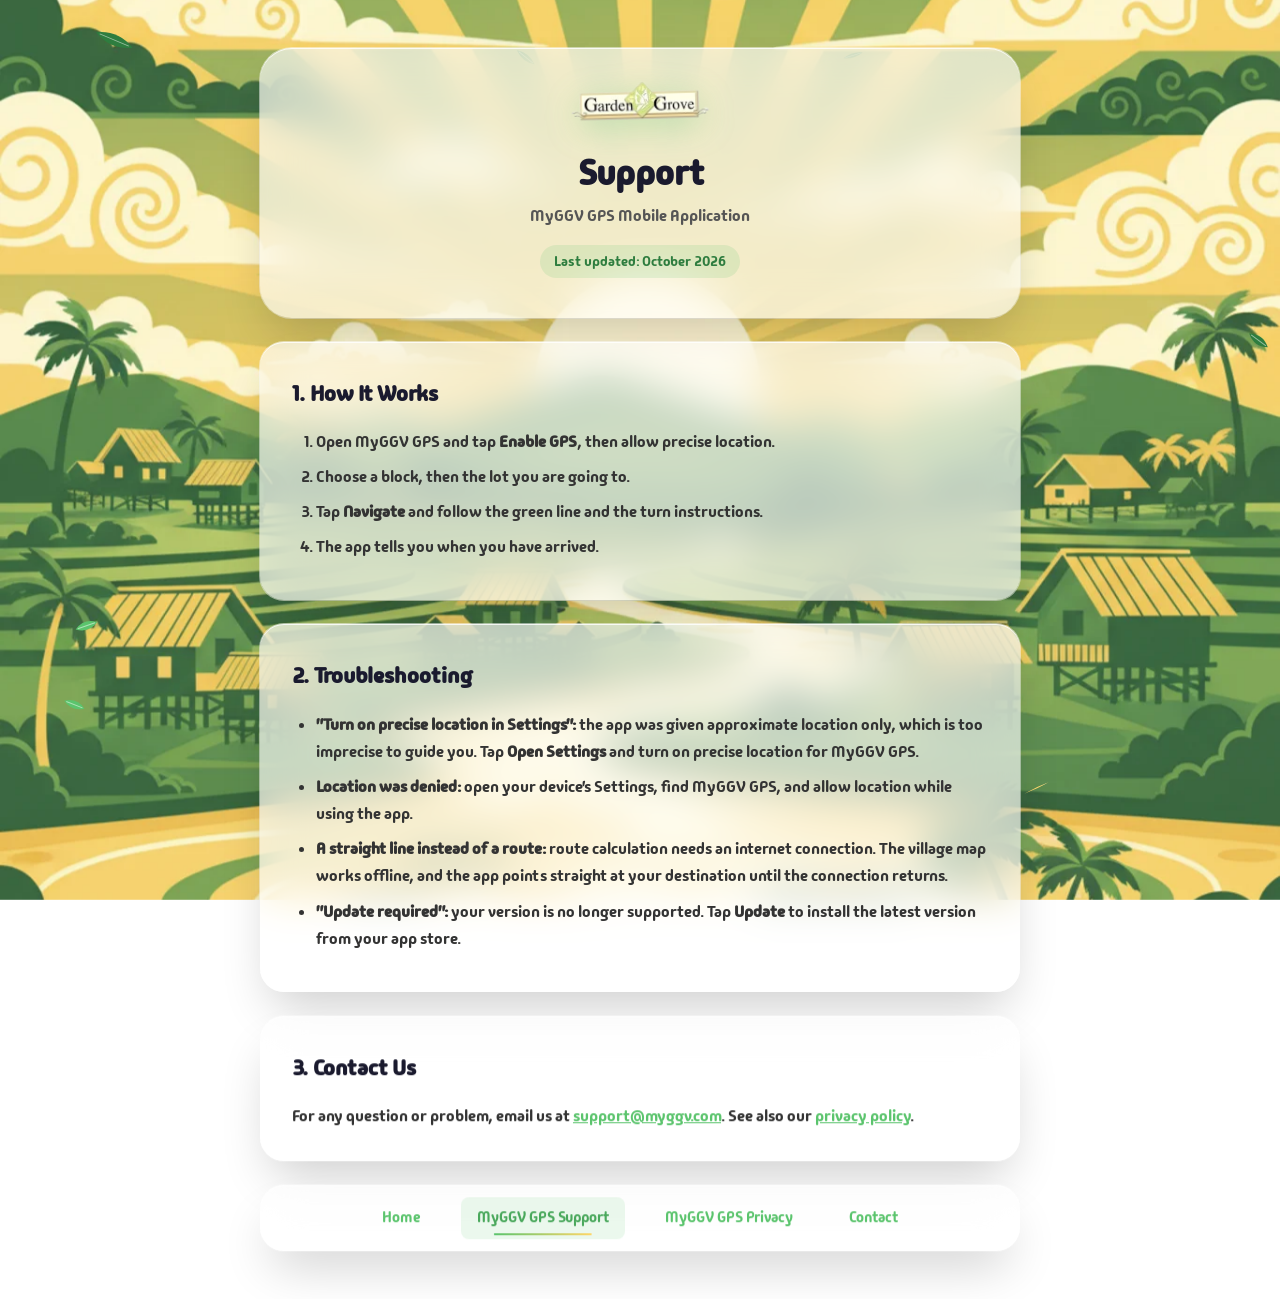
<file: gps-support.html>
<!doctype html>
<html lang="en">
  <head>
    <meta charset="UTF-8" />
    <meta name="viewport" content="width=device-width, initial-scale=1.0" />
    <title>Support | MyGGV GPS</title>
    <link rel="preconnect" href="https://fonts.googleapis.com" />
    <link rel="preconnect" href="https://fonts.gstatic.com" crossorigin />
    <link
      href="https://fonts.googleapis.com/css2?family=Madimi+One&display=swap"
      rel="stylesheet"
    />
    <link rel="icon" type="image/png" sizes="32x32" href="icons/icon-32x32.png" />
    <link rel="apple-touch-icon" href="icons/icon-180x180.png" />
    <meta name="theme-color" content="#5bc46d" />
    <link rel="stylesheet" href="styles.css" />
    <script>
      matchMedia("(prefers-reduced-motion: reduce)").matches ||
        document.documentElement.classList.add("motion");
    </script>
  </head>
  <body>
    <main class="doc">
      <header class="glass doc-hero" data-reveal="intro">
        <a class="logo" href="index.html" aria-label="MyGGV home" data-float>
          <img src="logo.webp" alt="Garden Grove Village Logo" width="163" height="46" />
        </a>
        <h1>Support</h1>
        <p>MyGGV GPS Mobile Application</p>
        <p class="update-date">Last updated: October 2026</p>
      </header>

      <div class="glass card" data-reveal="scroll">
        <h2>1. How It Works</h2>
        <ol>
          <li>Open MyGGV GPS and tap <strong>Enable GPS</strong>, then allow precise location.</li>
          <li>Choose a block, then the lot you are going to.</li>
          <li>Tap <strong>Navigate</strong> and follow the green line and the turn instructions.</li>
          <li>The app tells you when you have arrived.</li>
        </ol>
      </div>

      <div class="glass card" data-reveal="scroll">
        <h2>2. Troubleshooting</h2>
        <ul>
          <li>
            <strong>"Turn on precise location in Settings":</strong> the app was
            given approximate location only, which is too imprecise to guide
            you. Tap <strong>Open Settings</strong> and turn on precise location
            for MyGGV GPS.
          </li>
          <li>
            <strong>Location was denied:</strong> open your device's Settings,
            find MyGGV GPS, and allow location while using the app.
          </li>
          <li>
            <strong>A straight line instead of a route:</strong> route
            calculation needs an internet connection. The village map works
            offline, and the app points straight at your destination until the
            connection returns.
          </li>
          <li>
            <strong>"Update required":</strong> your version is no longer
            supported. Tap <strong>Update</strong> to install the latest version
            from your app store.
          </li>
        </ul>
      </div>

      <div class="glass card" data-reveal="scroll">
        <h2>3. Contact Us</h2>
        <p>
          For any question or problem, email us at
          <a href="mailto:support@myggv.com">support@myggv.com</a>. See also our
          <a href="gps-privacy-policy.html">privacy policy</a>.
        </p>
      </div>

      <nav class="glass links doc-nav" aria-label="Footer navigation" data-reveal="scroll">
        <a href="index.html">Home</a>
        <a href="gps-support.html" aria-current="page">MyGGV GPS Support</a>
        <a href="gps-privacy-policy.html">MyGGV GPS Privacy</a>
        <a href="mailto:support@myggv.com">Contact</a>
      </nav>
    </main>
    <script src="vendor/motion.js" defer></script>
    <script src="animations.js" defer></script>
    <script src="leaves.js" defer></script>
  </body>
</html>
</file>
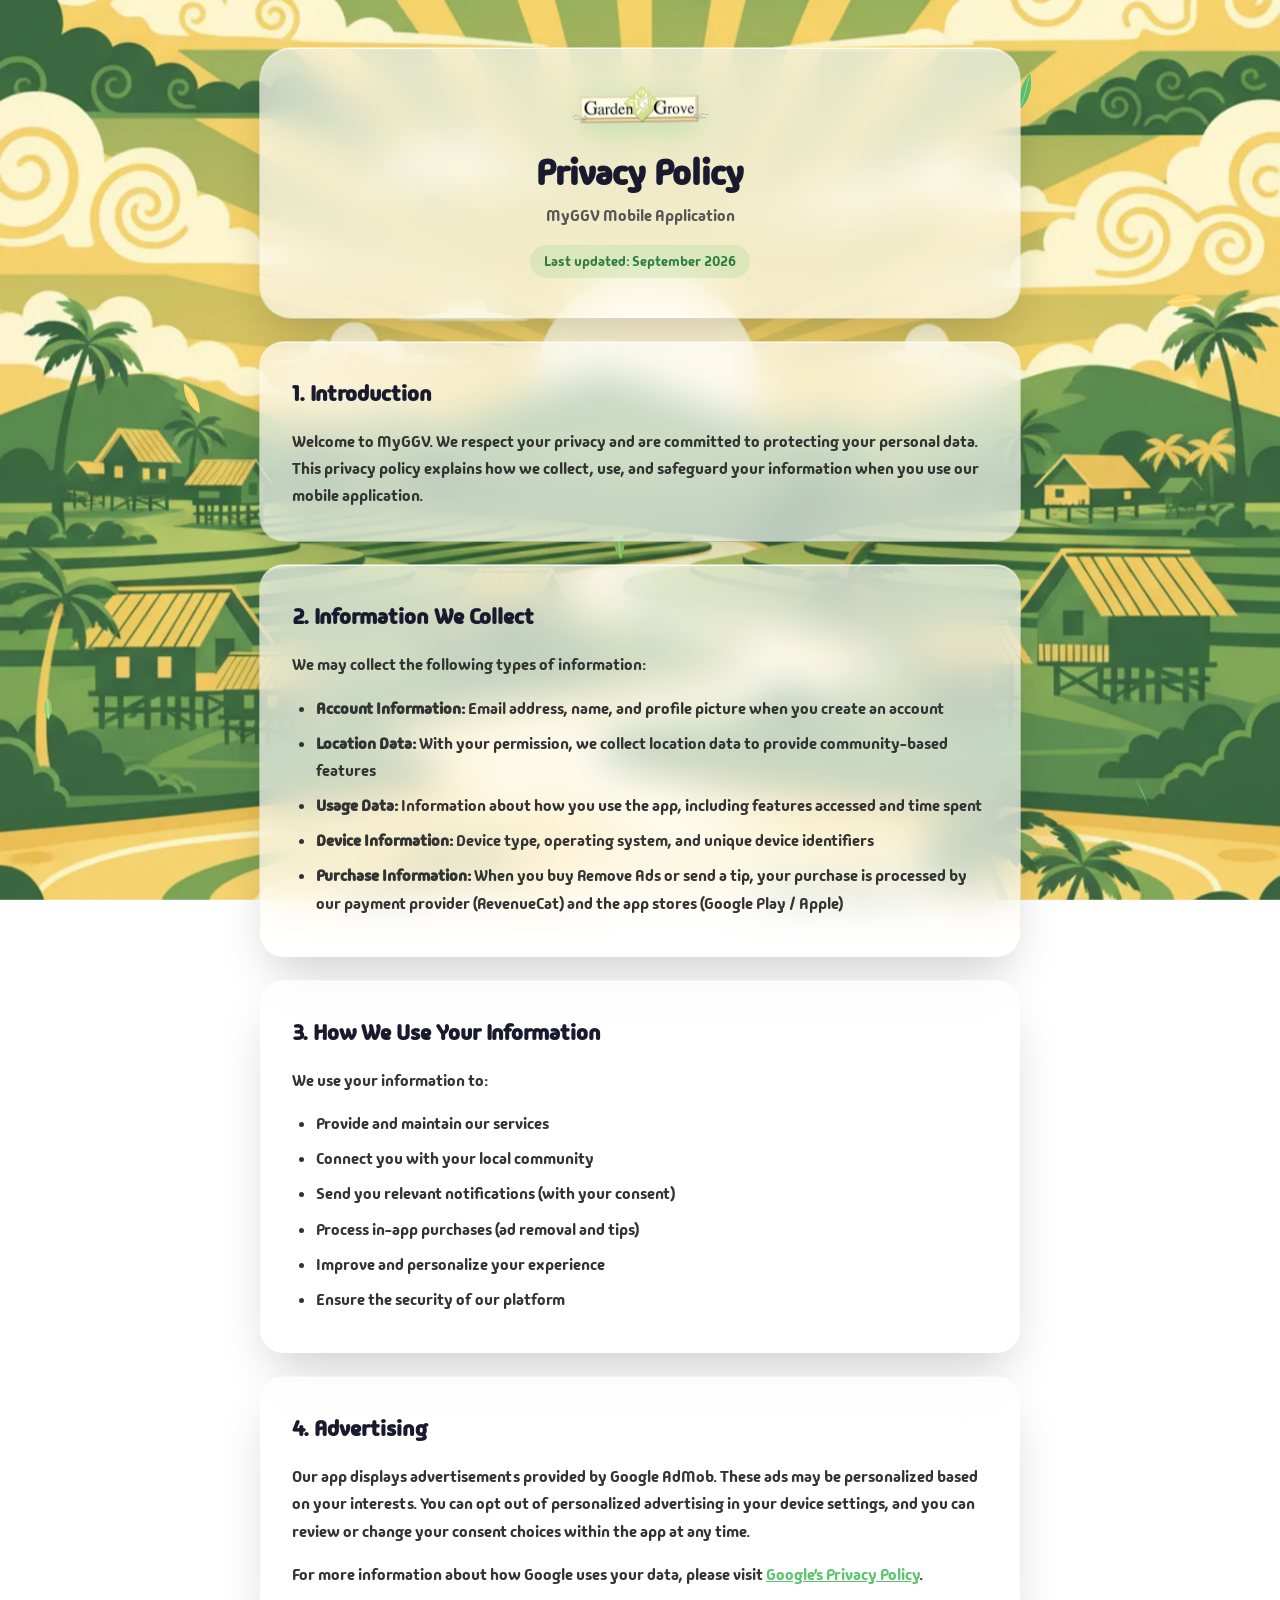
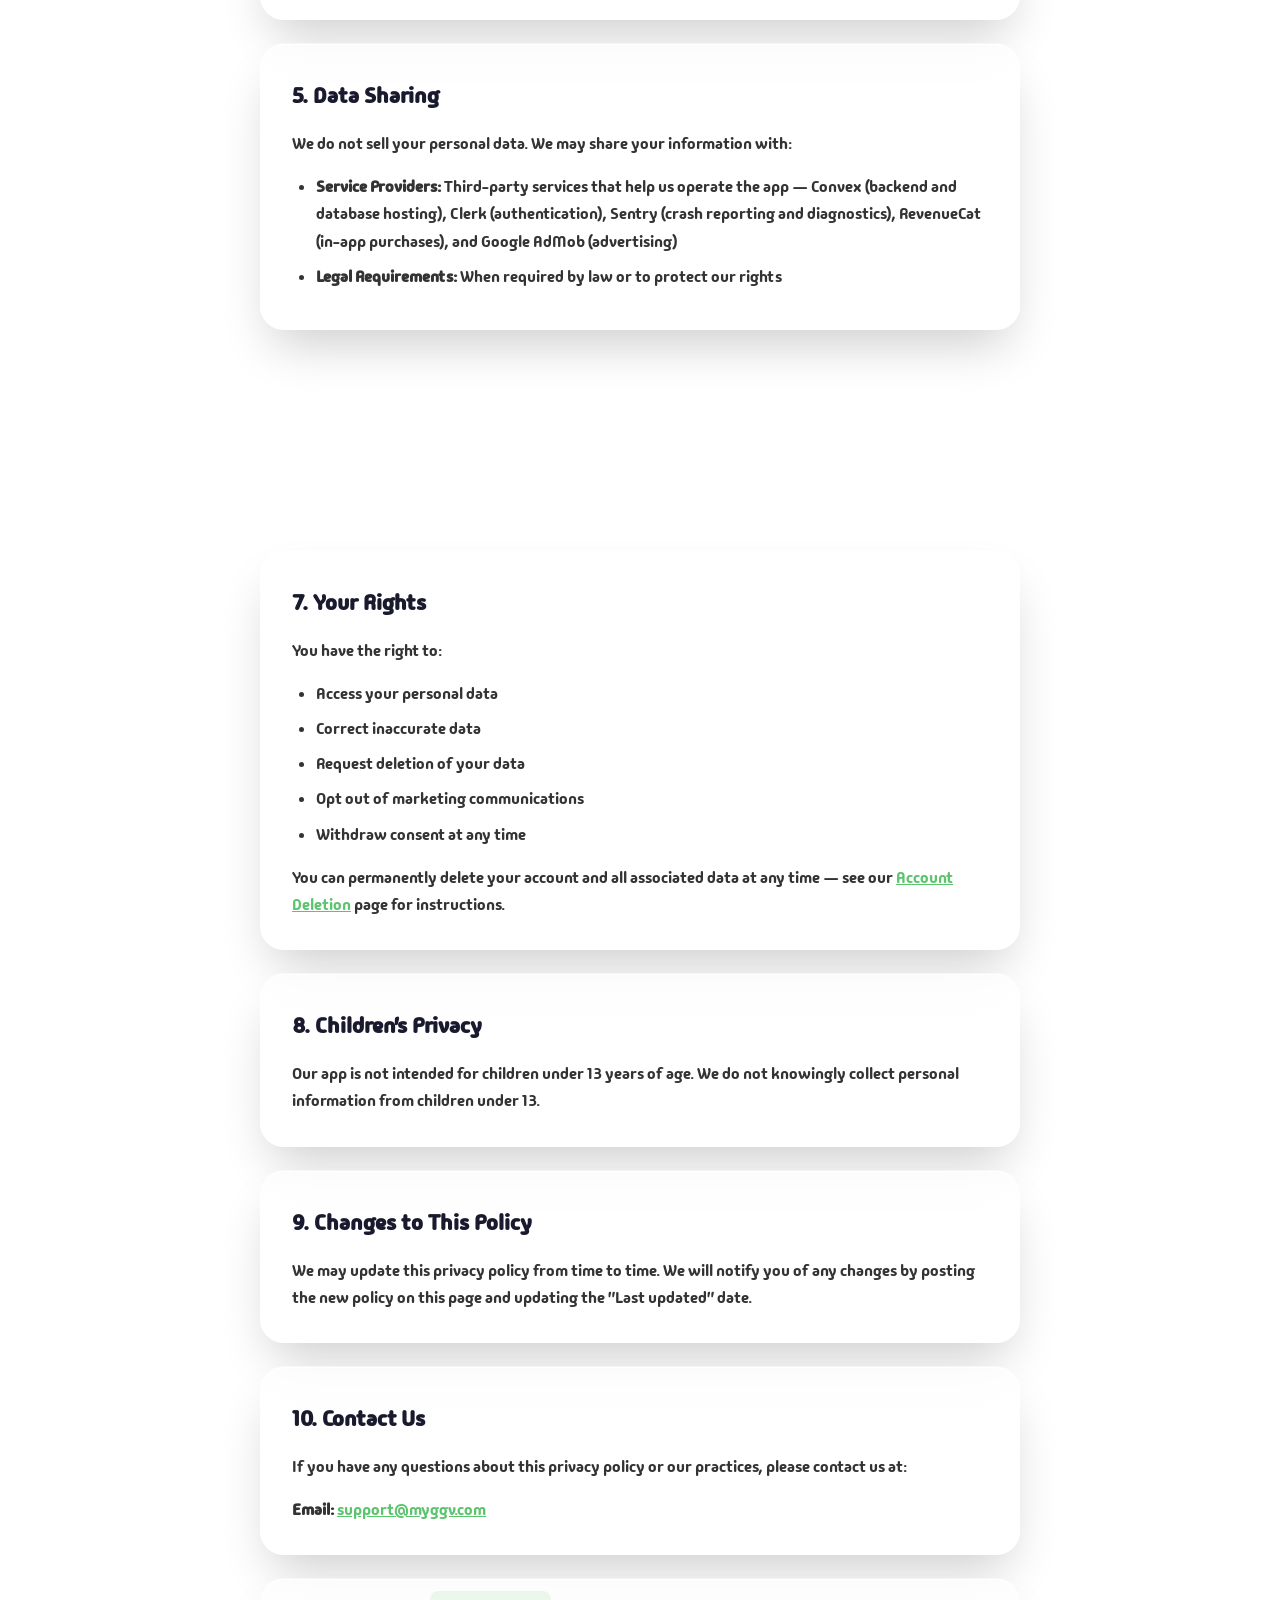
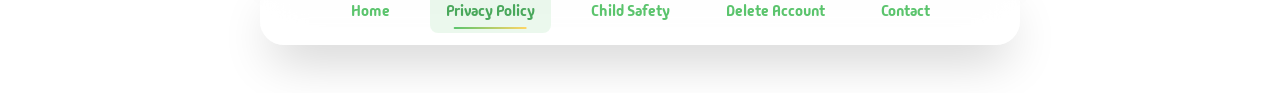
<file: privacy-policy.html>
<!doctype html>
<html lang="en">
  <head>
    <meta charset="UTF-8" />
    <meta name="viewport" content="width=device-width, initial-scale=1.0" />
    <title>Privacy Policy - MyGGV</title>
    <link rel="preconnect" href="https://fonts.googleapis.com" />
    <link rel="preconnect" href="https://fonts.gstatic.com" crossorigin />
    <link
      href="https://fonts.googleapis.com/css2?family=Madimi+One&display=swap"
      rel="stylesheet"
    />
    <link rel="icon" type="image/png" sizes="32x32" href="icons/icon-32x32.png" />
    <link rel="apple-touch-icon" href="icons/icon-180x180.png" />
    <meta name="theme-color" content="#5bc46d" />
    <link rel="stylesheet" href="styles.css" />
    <script>
      matchMedia("(prefers-reduced-motion: reduce)").matches ||
        document.documentElement.classList.add("motion");
    </script>
  </head>
  <body>
    <main class="doc">
      <header class="glass doc-hero" data-reveal="intro">
        <a class="logo" href="index.html" aria-label="MyGGV home" data-float>
          <img src="logo.webp" alt="Garden Grove Village Logo" width="163" height="46" />
        </a>
        <h1>Privacy Policy</h1>
        <p>MyGGV Mobile Application</p>
        <p class="update-date">Last updated: September 2026</p>
      </header>

      <div class="glass card" data-reveal="scroll">
        <h2>1. Introduction</h2>
        <p>
          Welcome to MyGGV. We respect your privacy and are committed to
          protecting your personal data. This privacy policy explains how we
          collect, use, and safeguard your information when you use our mobile
          application.
        </p>
      </div>

      <div class="glass card" data-reveal="scroll">
        <h2>2. Information We Collect</h2>
        <p>We may collect the following types of information:</p>
        <ul>
          <li>
            <strong>Account Information:</strong> Email address, name, and
            profile picture when you create an account
          </li>
          <li>
            <strong>Location Data:</strong> With your permission, we collect
            location data to provide community-based features
          </li>
          <li>
            <strong>Usage Data:</strong> Information about how you use the app,
            including features accessed and time spent
          </li>
          <li>
            <strong>Device Information:</strong> Device type, operating system,
            and unique device identifiers
          </li>
          <li>
            <strong>Purchase Information:</strong> When you buy Remove Ads or send
            a tip, your purchase is processed by our payment provider (RevenueCat)
            and the app stores (Google Play / Apple)
          </li>
        </ul>
      </div>

      <div class="glass card" data-reveal="scroll">
        <h2>3. How We Use Your Information</h2>
        <p>We use your information to:</p>
        <ul>
          <li>Provide and maintain our services</li>
          <li>Connect you with your local community</li>
          <li>Send you relevant notifications (with your consent)</li>
          <li>Process in-app purchases (ad removal and tips)</li>
          <li>Improve and personalize your experience</li>
          <li>Ensure the security of our platform</li>
        </ul>
      </div>

      <div class="glass card" data-reveal="scroll">
        <h2>4. Advertising</h2>
        <p>
          Our app displays advertisements provided by Google AdMob. These ads
          may be personalized based on your interests. You can opt out of
          personalized advertising in your device settings, and you can review
          or change your consent choices within the app at any time.
        </p>
        <p>
          For more information about how Google uses your data, please visit
          <a href="https://policies.google.com/privacy" target="_blank"
            >Google's Privacy Policy</a
          >.
        </p>
      </div>

      <div class="glass card" data-reveal="scroll">
        <h2>5. Data Sharing</h2>
        <p>
          We do not sell your personal data. We may share your information with:
        </p>
        <ul>
          <li>
            <strong>Service Providers:</strong> Third-party services that help us
            operate the app — Convex (backend and database hosting), Clerk
            (authentication), Sentry (crash reporting and diagnostics),
            RevenueCat (in-app purchases), and Google AdMob (advertising)
          </li>
          <li>
            <strong>Legal Requirements:</strong> When required by law or to
            protect our rights
          </li>
        </ul>
      </div>

      <div class="glass card" data-reveal="scroll">
        <h2>6. Data Security</h2>
        <p>
          We implement appropriate security measures to protect your personal
          data. However, no method of transmission over the Internet is 100%
          secure, and we cannot guarantee absolute security.
        </p>
      </div>

      <div class="glass card" data-reveal="scroll">
        <h2>7. Your Rights</h2>
        <p>You have the right to:</p>
        <ul>
          <li>Access your personal data</li>
          <li>Correct inaccurate data</li>
          <li>Request deletion of your data</li>
          <li>Opt out of marketing communications</li>
          <li>Withdraw consent at any time</li>
        </ul>
        <p>
          You can permanently delete your account and all associated data at any
          time — see our
          <a href="delete-account.html">Account Deletion</a> page for
          instructions.
        </p>
      </div>

      <div class="glass card" data-reveal="scroll">
        <h2>8. Children's Privacy</h2>
        <p>
          Our app is not intended for children under 13 years of age. We do not
          knowingly collect personal information from children under 13.
        </p>
      </div>

      <div class="glass card" data-reveal="scroll">
        <h2>9. Changes to This Policy</h2>
        <p>
          We may update this privacy policy from time to time. We will notify
          you of any changes by posting the new policy on this page and updating
          the "Last updated" date.
        </p>
      </div>

      <div class="glass card" data-reveal="scroll">
        <h2>10. Contact Us</h2>
        <p>
          If you have any questions about this privacy policy or our practices,
          please contact us at:
        </p>
        <p>
          <strong>Email:</strong>
          <a href="mailto:support@myggv.com">support@myggv.com</a>
        </p>
      </div>

      <nav class="glass links doc-nav" aria-label="Footer navigation" data-reveal="scroll">
        <a href="index.html">Home</a>
        <a href="privacy-policy.html" aria-current="page">Privacy Policy</a>
        <a href="child-safety.html">Child Safety</a>
        <a href="delete-account.html">Delete Account</a>
        <a href="mailto:support@myggv.com">Contact</a>
      </nav>
    </main>
    <script src="vendor/motion.js" defer></script>
    <script src="animations.js" defer></script>
    <script src="leaves.js" defer></script>
  </body>
</html>
</file>
<file: styles.css>
/* Shared stylesheet for every page of myggv.com. */

:root {
  --green: #5bc46d;
  --green-dark: #4aa85c;
  --green-deep: #2e7d3f;
  --yellow: #ffd666;
  --ink: #1a1a2e;
  --text: #333;
  --muted: #555;
  --glass: rgba(255, 255, 255, 0.65);
  --glass-shadow:
    0 25px 50px -12px rgba(0, 0, 0, 0.2), 0 0 0 1px rgba(255, 255, 255, 0.5),
    inset 0 1px 0 rgba(255, 255, 255, 0.8);
}

* {
  margin: 0;
  padding: 0;
  box-sizing: border-box;
}

body {
  font-family: "Madimi One", sans-serif;
  color: var(--text);
  line-height: 1.7;
  min-height: 100svh;
  min-height: 100dvh;
}

/* Responsive village background, fixed behind the scrolling content. */
body::before {
  content: "";
  position: fixed;
  inset: 0;
  z-index: -2; /* below the .leaves canvas */
  background: url("images/background-mobile-sm.webp") center / cover no-repeat;
}
@media (min-width: 481px) {
  body::before {
    background-image: url("images/background-mobile-lg.webp");
  }
}
@media (min-width: 768px) {
  body::before {
    background-image: url("images/background-tablet.webp");
  }
}
@media (min-width: 1024px) {
  body::before {
    background-image: url("images/background-tablet-landscape.webp");
  }
}
@media (min-width: 1366px) {
  body::before {
    background-image: url("images/background-laptop.webp");
  }
}
@media (min-width: 1920px) {
  body::before {
    background-image: url("images/background-desktop.webp");
  }
}

/* Falling leaves (leaves.js): above the background, below all page content. */
.leaves {
  position: fixed;
  inset: 0;
  z-index: -1;
  width: 100%;
  height: 100%;
  pointer-events: none;
}

/* Hidden until animations.js reveals them; the class is only set when motion is allowed. */
.motion [data-reveal] {
  opacity: 0;
}

a {
  color: var(--green);
  transition: color 0.3s ease;
}
a:hover {
  color: var(--green-dark);
}

.glass {
  background: var(--glass);
  backdrop-filter: blur(20px);
  -webkit-backdrop-filter: blur(20px);
  box-shadow: var(--glass-shadow);
}

/* ---------- Single centered card: home and referral pages ---------- */

.page-center {
  display: flex;
  align-items: center;
  justify-content: center;
  padding: 20px;
}

.solo {
  border-radius: 32px;
  padding: 56px 48px;
  max-width: 420px;
  width: 100%;
  text-align: center;
  line-height: 1.5;
}

.logo {
  display: inline-block;
  margin-bottom: 24px;
}
.logo img {
  display: block;
  max-width: 220px;
  height: auto;
  filter: drop-shadow(0 8px 16px rgba(91, 196, 109, 0.3));
  transition:
    transform 0.3s ease,
    filter 0.3s ease;
}
.logo img:hover {
  transform: scale(1.05);
  filter: drop-shadow(0 12px 24px rgba(91, 196, 109, 0.4));
}

.title {
  margin-bottom: 12px;
  display: flex;
  justify-content: center;
}
.title img {
  max-height: 160px;
  max-width: 270px;
  height: auto;
  filter: drop-shadow(0 4px 8px rgba(0, 0, 0, 0.15));
}

.tagline {
  color: var(--muted);
  margin-bottom: 36px;
}

.store-buttons {
  display: flex;
  flex-direction: column;
  align-items: center;
  gap: 12px;
  margin-bottom: 36px;
}
.store-badge {
  display: block;
  border-radius: 8px;
  transition: all 0.3s cubic-bezier(0.4, 0, 0.2, 1);
}
.store-badge:hover {
  transform: translateY(-3px);
  filter: brightness(1.1);
  box-shadow: 0 8px 24px rgba(0, 0, 0, 0.25);
}
.store-badge:active {
  transform: translateY(-1px);
}
.store-badge img {
  display: block;
  height: 52px;
  width: auto;
}

/* ---------- Footer navigation, shared by every page ---------- */

.links {
  display: flex;
  justify-content: center;
  flex-wrap: wrap;
  gap: 8px 24px;
  font-size: 0.95rem;
}
.links a {
  position: relative;
  padding: 8px 16px;
  border-radius: 8px;
  text-decoration: none;
  transition: all 0.3s ease;
}
.links a::after {
  content: "";
  position: absolute;
  bottom: 4px;
  left: 50%;
  width: 0;
  height: 2px;
  background: linear-gradient(90deg, var(--green), var(--yellow));
  border-radius: 2px;
  transform: translateX(-50%);
  transition: all 0.3s ease;
}
.links a:hover,
.links a[aria-current="page"] {
  color: var(--green-dark);
  background: rgba(91, 196, 109, 0.12);
}
.links a:hover::after,
.links a[aria-current="page"]::after {
  width: 60%;
}

/* ---------- Document pages: privacy, child safety, account deletion ---------- */

.doc {
  max-width: 800px;
  margin: 0 auto;
  padding: 48px 20px;
}

.doc-hero {
  border-radius: 32px;
  padding: 40px 32px;
  margin-bottom: 24px;
  text-align: center;
}
.doc-hero .logo {
  margin-bottom: 16px;
}
.doc-hero .logo img {
  max-width: 140px;
}
.doc-hero h1 {
  color: var(--ink);
  font-size: 2.2rem;
  line-height: 1.2;
  margin-bottom: 8px;
}
.doc-hero p {
  color: var(--muted);
}
.doc-hero .update-date {
  display: inline-block;
  margin-top: 16px;
  padding: 4px 14px;
  border-radius: 999px;
  background: rgba(91, 196, 109, 0.15);
  color: var(--green-deep);
  font-size: 0.9rem;
}

.card {
  border-radius: 24px;
  padding: 32px;
  margin-bottom: 24px;
}
.card h2 {
  color: var(--ink);
  font-size: 1.4rem;
  margin-bottom: 16px;
}
.card p,
.card ul,
.card ol {
  margin-bottom: 16px;
}
.card ul,
.card ol {
  margin-left: 24px;
}
.card li {
  margin-bottom: 8px;
}
.card > :last-child {
  margin-bottom: 0;
}

.doc-nav {
  border-radius: 24px;
  padding: 12px;
}

/* ---------- Referral landing (i/) ---------- */

.referral h1 {
  color: var(--ink);
  font-size: 1.6rem;
  margin-bottom: 8px;
}
.referral p {
  color: var(--muted);
  margin-bottom: 20px;
}
.code-label {
  font-size: 0.85rem;
  color: var(--muted);
  margin-bottom: 6px;
}
.code-row {
  display: flex;
  gap: 8px;
  margin-bottom: 22px;
}
.code {
  flex: 1;
  font-size: 1.6rem;
  letter-spacing: 3px;
  color: var(--green-deep);
  background: rgba(255, 255, 255, 0.8);
  border: 2px dashed var(--green);
  border-radius: 12px;
  padding: 12px 8px;
  user-select: all;
}
.btn,
.copy {
  font: inherit;
  border: 0;
  border-radius: 12px;
  cursor: pointer;
  color: #fff;
  background: var(--green-deep);
  text-decoration: none;
}
.btn {
  display: block;
  width: 100%;
  padding: 14px;
  margin-bottom: 10px;
  font-size: 1rem;
  transition:
    background 0.3s ease,
    box-shadow 0.3s ease;
}
.btn:hover {
  color: #fff;
  box-shadow: 0 8px 24px rgba(46, 125, 63, 0.35);
}
.btn-secondary {
  background: rgba(255, 255, 255, 0.85);
  color: var(--ink);
}
.btn-secondary:hover {
  color: var(--ink);
}
.copy {
  flex: 0 0 64px;
  font-size: 0.85rem;
}
.hint {
  font-size: 0.85rem;
  color: var(--muted);
  margin-top: 16px;
}
.hidden {
  display: none;
}

@media (max-width: 480px) {
  .solo {
    padding: 40px 28px;
    border-radius: 24px;
  }
  .logo img {
    max-width: 180px;
  }
  .solo .links {
    flex-direction: column;
    gap: 4px;
  }
  .doc {
    padding: 24px 14px;
  }
  .doc-hero {
    padding: 32px 20px;
    border-radius: 24px;
  }
  .doc-hero h1 {
    font-size: 1.7rem;
  }
  .card {
    padding: 24px 20px;
  }
}
</file>
